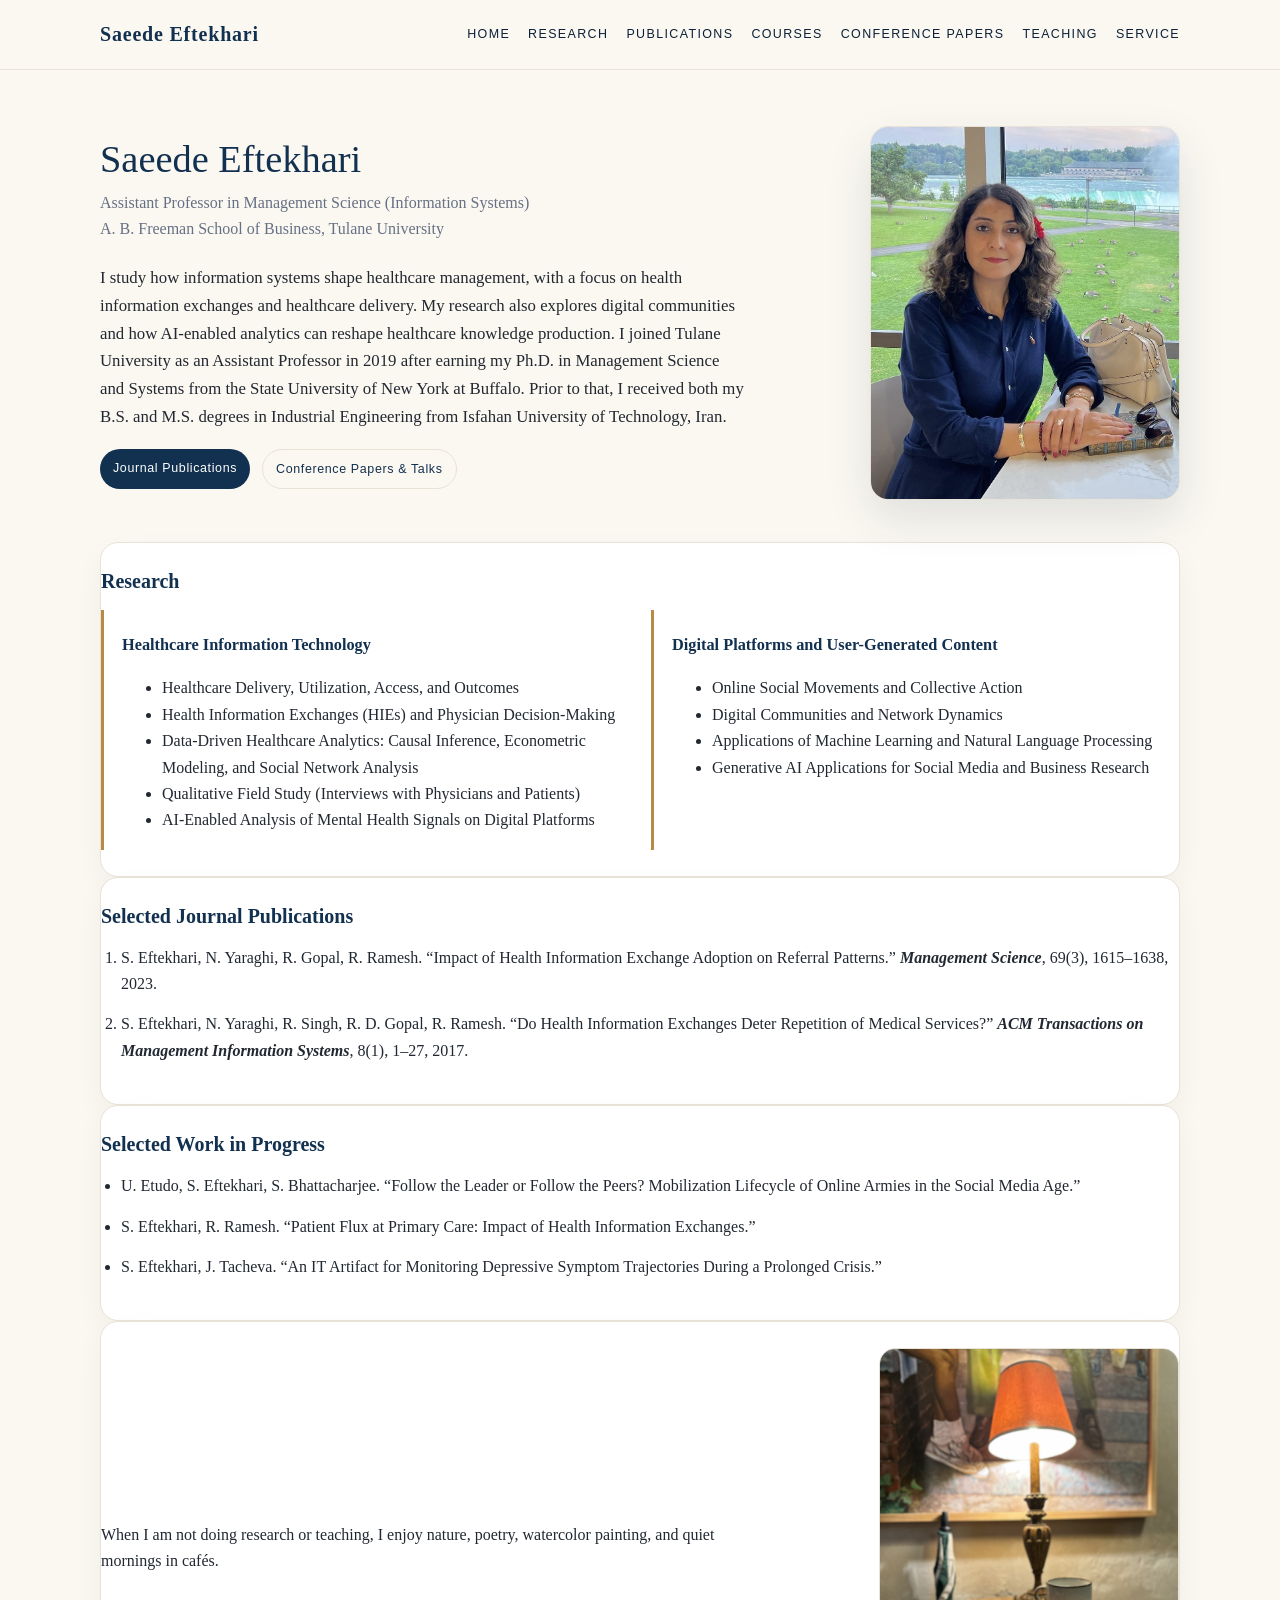
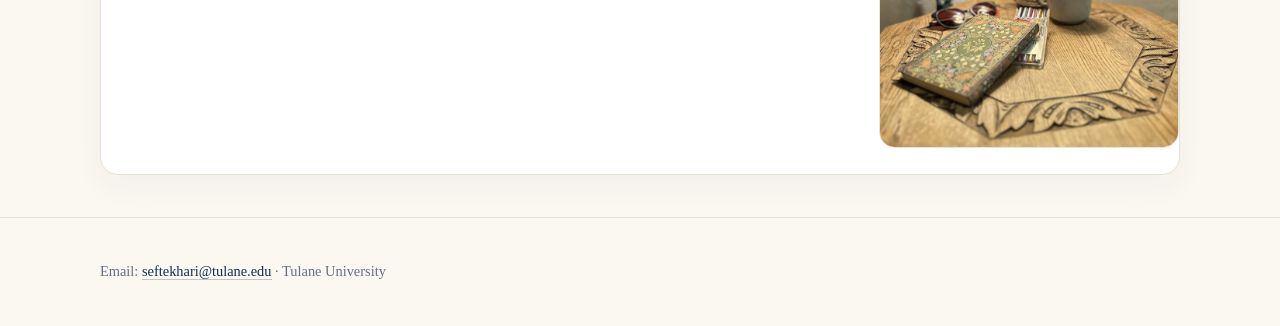
<file: index.html>
<!DOCTYPE html>
<html lang="en">
<head>
  <meta charset="UTF-8">
  <meta name="viewport" content="width=device-width, initial-scale=1.0">
  <title>Saeede Eftekhari</title>
  <link rel="stylesheet" href="style.css">
</head>
<body>
  <header class="site-header">
    <div class="container nav">
      <a class="brand" href="index.html">Saeede Eftekhari</a>
      <nav class="menu">
        <a href="index.html">Home</a>
        <a href="#research">Research</a>
        <a href="#publications">Publications</a>
        <a href="courses.html">Courses</a>
        <a href="conference-papers.html">Conference Papers</a>
        <a href="teaching.html">Teaching</a>
        <a href="service.html">Service</a>
      </nav>
    </div>
  </header>

  <main class="container">
    <section class="hero">
      <div class="hero-text">
        <h1>Saeede Eftekhari</h1>
        <p class="title">Assistant Professor in Management Science (Information Systems)<br>
        A. B. Freeman School of Business, Tulane University</p>

        <p class="lede">
         I study how information systems shape healthcare management, with a focus on health information exchanges and healthcare delivery. 
          My research also explores digital communities and how AI-enabled analytics can reshape healthcare knowledge production.
          I joined Tulane University as an Assistant Professor in 2019 after earning my Ph.D. in Management Science and Systems from the State University of New York at Buffalo.
          Prior to that, I received both my B.S. and M.S. degrees in Industrial Engineering from Isfahan University of Technology, Iran. 
        </p>

        <div class="button-row">
          <a class="button" href="#publications">Journal Publications</a>
          <a class="button secondary" href="conference-papers.html">Conference Papers & Talks</a>
        </div>
      </div>

      <img class="profile-photo" src="profile.jpg" alt="Portrait of Saeede Eftekhari">
    </section>

    <section id="research" class="section card">
      <h2>Research</h2>
          <div class="two-col">
        <div class="research-stream">
          <h3>Healthcare Information Technology</h3>
        <ul>
    <li>Healthcare Delivery, Utilization, Access, and Outcomes</li>
  <li>Health Information Exchanges (HIEs) and Physician Decision-Making</li>
  <li>Data-Driven Healthcare Analytics: Causal Inference, Econometric Modeling, and Social Network Analysis</li>
           <li> Qualitative Field Study (Interviews with Physicians and Patients)</li>
  <li>AI-Enabled Analysis of Mental Health Signals on Digital Platforms</li>
</ul>
        </div>

        <div class="research-stream">
          <h3>Digital Platforms and User-Generated Content</h3>
         <ul>
    <li>Online Social Movements and Collective Action</li>
  <li>Digital Communities and Network Dynamics</li>
  <li>Applications of Machine Learning and Natural Language Processing</li>
  <li>Generative AI Applications for Social Media and Business Research</li>
</ul>
        </div>
      </div>
    </section>

    <section id="publications" class="section card">
      <h2>Selected Journal Publications</h2>
      <ol class="pub-list">
        <li>
          S. Eftekhari, N. Yaraghi, R. Gopal, R. Ramesh. “Impact of Health Information
          Exchange Adoption on Referral Patterns.” <strong><em>Management Science</em></strong>, 69(3), 1615–1638, 2023.
        </li>
        <li>
          S. Eftekhari, N. Yaraghi, R. Singh, R. D. Gopal, R. Ramesh. “Do Health Information
          Exchanges Deter Repetition of Medical Services?” <strong><em>ACM Transactions on Management
          Information Systems</em></strong>, 8(1), 1–27, 2017.
        </li>
            </ol>
    </section>

    <section class="section card">
      <h2>Selected Work in Progress</h2>
      <ul class="simple-list">
        <li>
          U. Etudo, S. Eftekhari, S. Bhattacharjee. “Follow the Leader or Follow the Peers?
          Mobilization Lifecycle of Online Armies in the Social Media Age.”
        </li>
        <li>
          S. Eftekhari, R. Ramesh. “Patient Flux at Primary Care: Impact of Health Information Exchanges.”
        </li>
        <li>
          S. Eftekhari, J. Tacheva. “An IT Artifact for Monitoring Depressive Symptom
          Trajectories During a Prolonged Crisis.”
        </li>
      </ul>
    </section>

    <section class="section card personal-block">
      <div>
     
        <p> When I am not doing research or teaching, I enjoy nature, poetry, watercolor painting, and quiet mornings in cafés. </p>
      </div>
      <img class="cafe-photo" src="cafe.jpg" alt="Notebook, mug, and painting materials in a café">
    </section>
  </main>

  <footer class="footer">
    <div class="container">
      <p>Email: <a href="mailto:seftekhari@tulane.edu">seftekhari@tulane.edu</a> · Tulane University</p>
    </div>
  </footer>
</body>
</html>
</file>
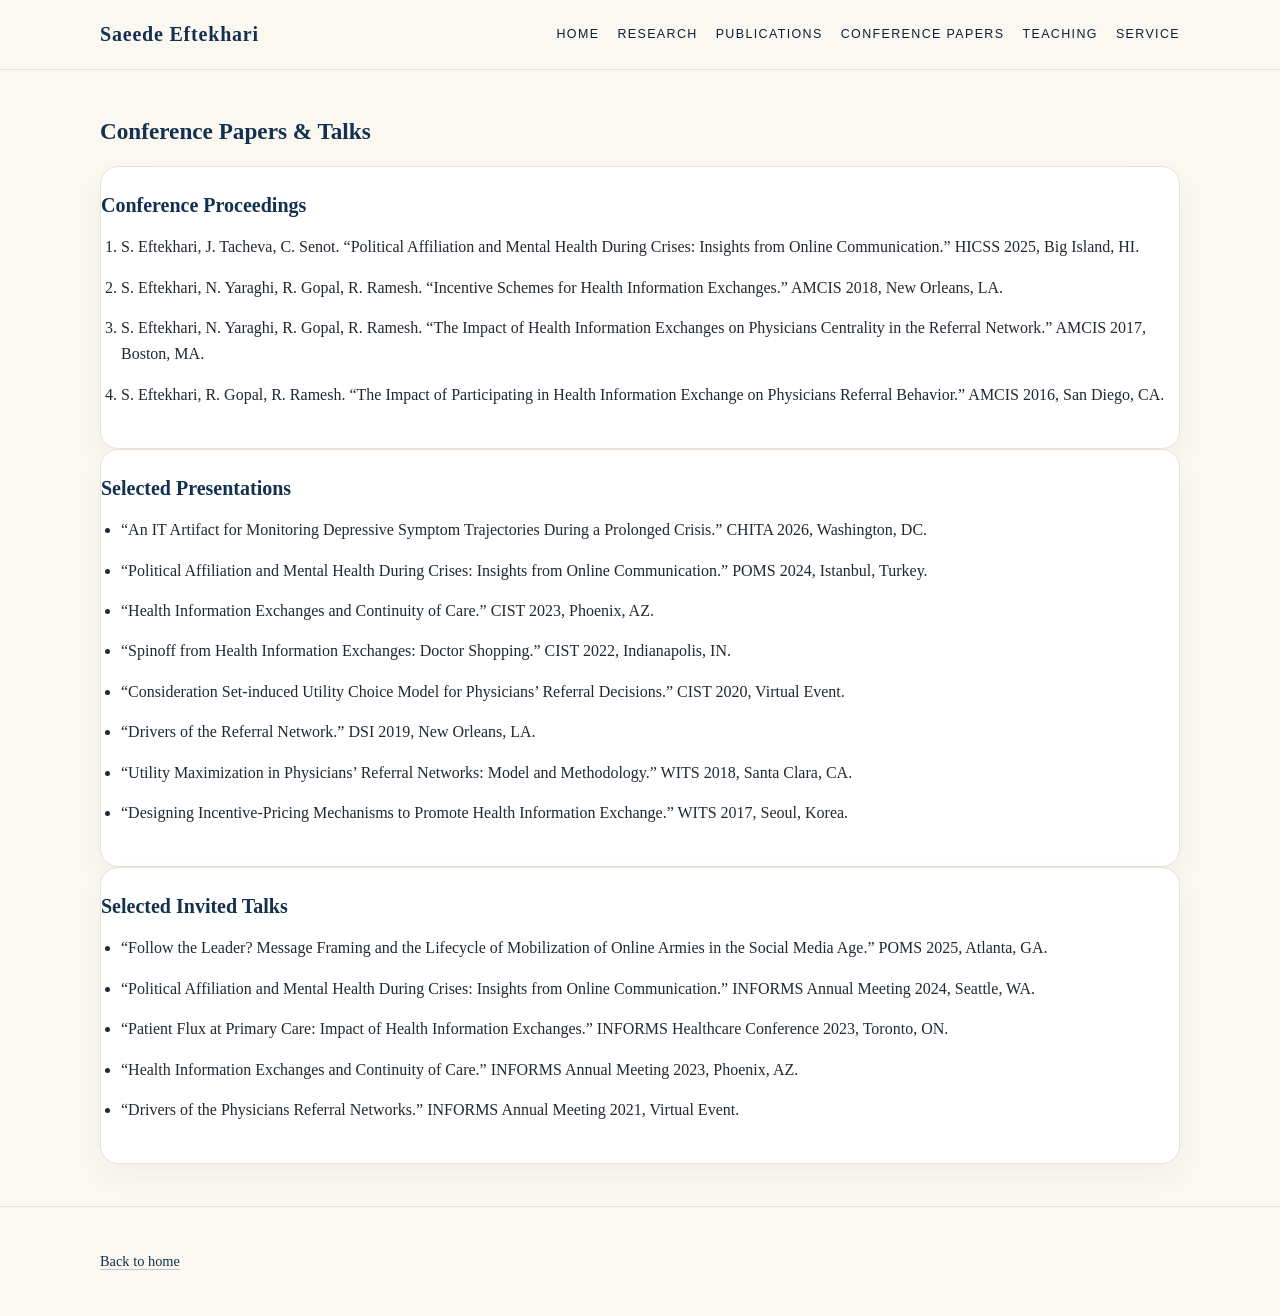
<file: conference-papers.html>
<!DOCTYPE html>
<html lang="en">
<head>
  <meta charset="UTF-8">
  <meta name="viewport" content="width=device-width, initial-scale=1.0">
  <title>Conference Papers & Talks | Saeede Eftekhari</title>
  <link rel="stylesheet" href="style.css">
</head>
<body>
  <header class="site-header">
    <div class="container nav">
      <a class="brand" href="index.html">Saeede Eftekhari</a>
      <nav class="menu">
        <a href="index.html">Home</a>
        <a href="index.html#research">Research</a>
        <a href="index.html#publications">Publications</a>
        <a href="conference-papers.html">Conference Papers</a>
        <a href="teaching.html">Teaching</a>
        <a href="service.html">Service</a>
      </nav>
    </div>
  </header>

  <main class="container">
    <section class="page-title">
      <h1>Conference Papers & Talks</h1>
    </section>

    <section class="section card">
      <h2>Conference Proceedings</h2>
      <ol class="pub-list">
        <li>S. Eftekhari, J. Tacheva, C. Senot. “Political Affiliation and Mental Health During Crises: Insights from Online Communication.” HICSS 2025, Big Island, HI.</li>
        <li>S. Eftekhari, N. Yaraghi, R. Gopal, R. Ramesh. “Incentive Schemes for Health Information Exchanges.” AMCIS 2018, New Orleans, LA.</li>
        <li>S. Eftekhari, N. Yaraghi, R. Gopal, R. Ramesh. “The Impact of Health Information Exchanges on Physicians Centrality in the Referral Network.” AMCIS 2017, Boston, MA.</li>
        <li>S. Eftekhari, R. Gopal, R. Ramesh. “The Impact of Participating in Health Information Exchange on Physicians Referral Behavior.” AMCIS 2016, San Diego, CA.</li>
      </ol>
    </section>

    <section class="section card">
      <h2>Selected Presentations</h2>
      <ul class="simple-list">
        <li>“An IT Artifact for Monitoring Depressive Symptom Trajectories During a Prolonged Crisis.” CHITA 2026, Washington, DC.</li>
        <li>“Political Affiliation and Mental Health During Crises: Insights from Online Communication.” POMS 2024, Istanbul, Turkey.</li>
        <li>“Health Information Exchanges and Continuity of Care.” CIST 2023, Phoenix, AZ.</li>
        <li>“Spinoff from Health Information Exchanges: Doctor Shopping.” CIST 2022, Indianapolis, IN.</li>
        <li>“Consideration Set-induced Utility Choice Model for Physicians’ Referral Decisions.” CIST 2020, Virtual Event.</li>
        <li>“Drivers of the Referral Network.” DSI 2019, New Orleans, LA.</li>
        <li>“Utility Maximization in Physicians’ Referral Networks: Model and Methodology.” WITS 2018, Santa Clara, CA.</li>
        <li>“Designing Incentive-Pricing Mechanisms to Promote Health Information Exchange.” WITS 2017, Seoul, Korea.</li>
      </ul>
    </section>
    <section class="section card">
  <h2>Selected Invited Talks</h2>
  <ul class="simple-list">
    <li>
      “Follow the Leader? Message Framing and the Lifecycle of Mobilization of Online Armies in the Social Media Age.” 
      POMS 2025, Atlanta, GA.
    </li>

    <li>
      “Political Affiliation and Mental Health During Crises: Insights from Online Communication.” 
      INFORMS Annual Meeting 2024, Seattle, WA.
    </li>

    <li>
      “Patient Flux at Primary Care: Impact of Health Information Exchanges.” 
      INFORMS Healthcare Conference 2023, Toronto, ON.
    </li>

    <li>
      “Health Information Exchanges and Continuity of Care.” 
      INFORMS Annual Meeting 2023, Phoenix, AZ.
    </li>

    <li>
      “Drivers of the Physicians Referral Networks.” 
      INFORMS Annual Meeting 2021, Virtual Event.
    </li>
  </ul>
</section>
  </main>

  <footer class="footer"><div class="container"><p><a href="index.html">Back to home</a></p></div></footer>
</body>
</html>
</file>
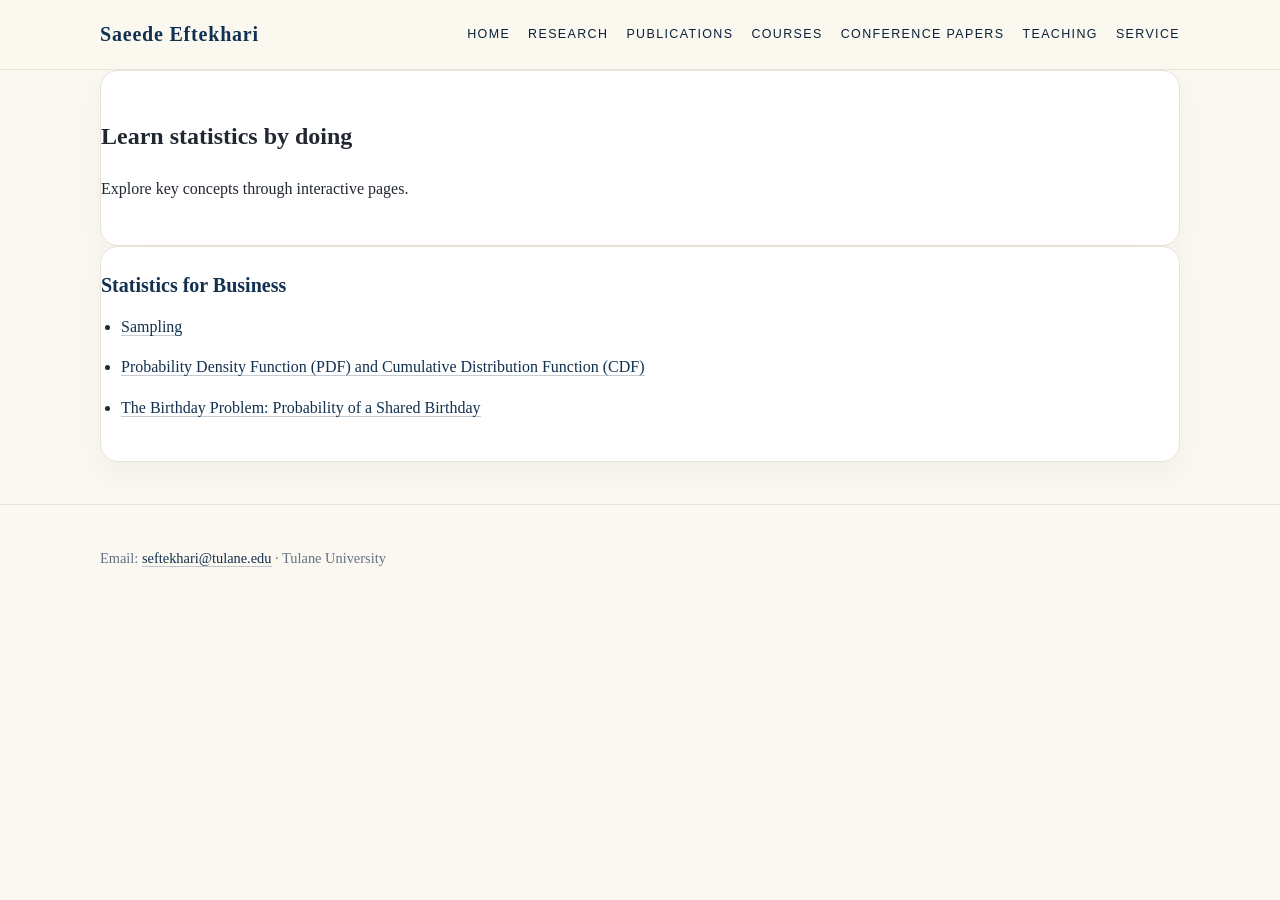
<file: courses.html>
<!DOCTYPE html>
<html lang="en">
<head>
  <meta charset="UTF-8">
  <meta name="viewport" content="width=device-width, initial-scale=1.0">
  <title>Courses | Saeede Eftekhari</title>
  <link rel="stylesheet" href="style.css">
</head>
<body>
  <header class="site-header">
    <div class="container nav">
      <a class="brand" href="index.html">Saeede Eftekhari</a>
      <nav class="menu">
        <a href="index.html">Home</a>
        <a href="index.html#research">Research</a>
        <a href="index.html#publications">Publications</a>
        <a href="courses.html">Courses</a>
        <a href="conference-papers.html">Conference Papers</a>
        <a href="teaching.html">Teaching</a>
        <a href="service.html">Service</a>
      </nav>
    </div>
  </header>

  <main class="container">
    <section class="section card">
      <h1>Learn statistics by doing</h1>
      <p>Explore key concepts through interactive pages.</p>
    </section>

    <!-- ===================== COURSE 1 ===================== -->
       <section class="section card course-card">
      <h2>Statistics for Business</h2>
      <ul class="simple-list">
        <li>
          <a href="https://saeede-eftekhari.github.io/Sampling/" target="_blank">
            Sampling
          </a>
        </li>
        <li>
          <a href="https://saeede-eftekhari.github.io/PDF-CDF/" target="_blank">
           Probability Density Function (PDF) and Cumulative Distribution Function (CDF)
          </a>
        </li>
        <li>
          <a href="https://saeede-eftekhari.github.io/Birthday-match/" target="_blank">
            The Birthday Problem: Probability of a Shared Birthday
          </a>
        </li>
      </ul>
    </section>


      <!-- HIDDEN FOR NOW: COURSE 2
    <section class="section card course-card">
      <h2>COURSE 2 NAME</h2>
      <ul class="simple-list">
        <li>
          <a href="https://saeede-eftekhari.github.io/REPO-NAME/" target="_blank">
            MATERIAL TITLE
          </a>
        </li>
      </ul>
    </section>
    -->

    <!-- HIDDEN FOR NOW: COURSE 3
    <section class="section card course-card">
      <h2>COURSE 3 NAME</h2>
      <ul class="simple-list">
        <li>
          <a href="https://saeede-eftekhari.github.io/REPO-NAME/" target="_blank">
            MATERIAL TITLE
          </a>
        </li>
      </ul>
    </section>
    -->

    <!-- SAVED FOR FUTURE USE (hidden from the webpage):

    <section class="section card course-card">
      <h2>MGSC 3010: Introduction to Business Analytics</h2>

      <div class="course-topic">
        <h3>Decision Analysis</h3>
        <ul class="simple-list">
          <li>
            <a href="https://saeede-eftekhari.github.io/Decision-making/" target="_blank">
              Decision Making Under Uncertainty
            </a>
          </li>
          <li>
            <a href="https://saeede-eftekhari.github.io/Expected-Value/" target="_blank">
              Expected Value Explorer
            </a>
          </li>
        </ul>
      </div>
    </section>
    -->

  </main>

  <footer class="footer">
    <div class="container">
      <p>Email: <a href="mailto:seftekhari@tulane.edu">seftekhari@tulane.edu</a> · Tulane University</p>
    </div>
  </footer>
</body>
</html>
</file>
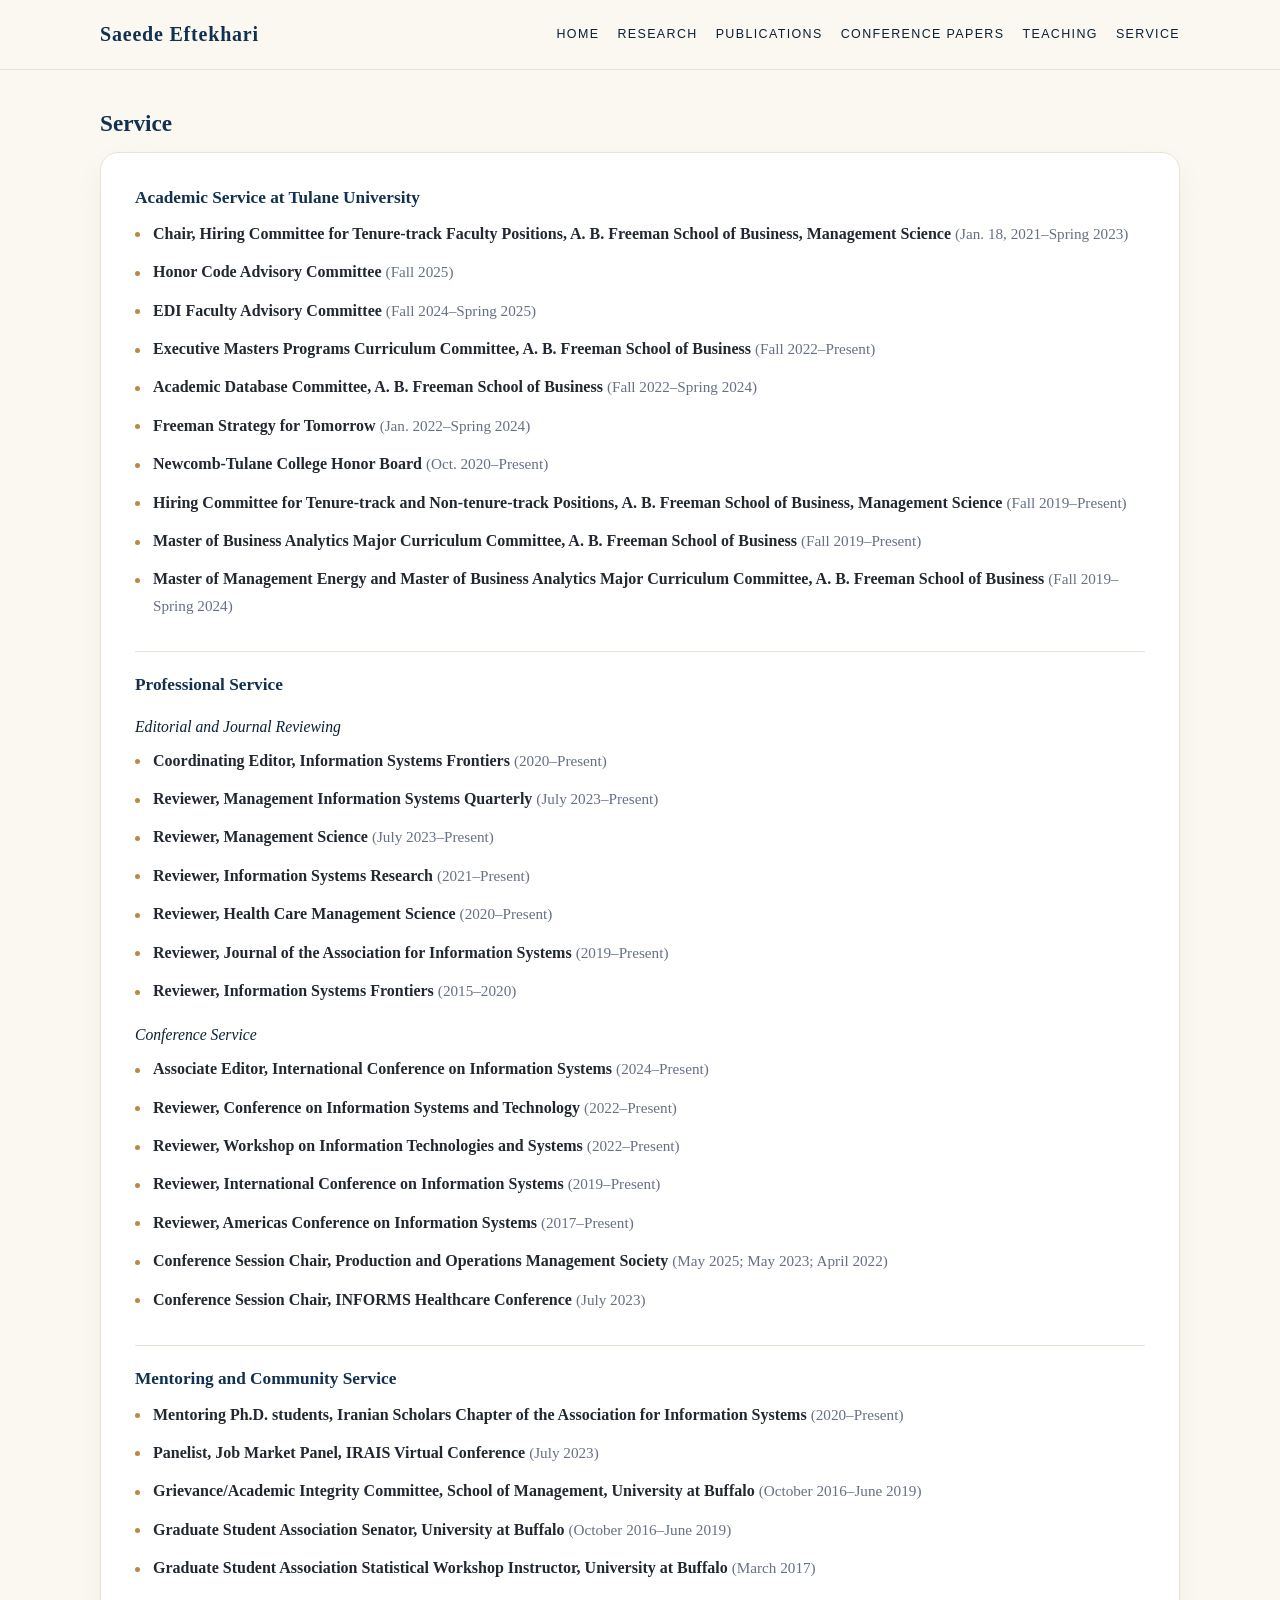
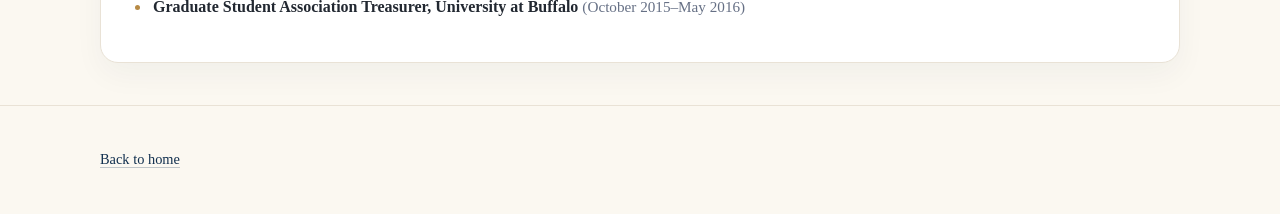
<file: service.html>
<!DOCTYPE html>
<html lang="en">
<head>
  <meta charset="UTF-8">
  <meta name="viewport" content="width=device-width, initial-scale=1.0">
  <title>Service | Saeede Eftekhari</title>
  <link rel="stylesheet" href="style.css">
</head>
<body>
  <header class="site-header">
    <div class="container nav">
      <a class="brand" href="index.html">Saeede Eftekhari</a>
      <nav class="menu">
        <a href="index.html">Home</a>
        <a href="index.html#research">Research</a>
        <a href="index.html#publications">Publications</a>
        <a href="conference-papers.html">Conference Papers</a>
        <a href="teaching.html">Teaching</a>
        <a href="service.html">Service</a>
      </nav>
    </div>
  </header>

  <main class="container">
    <section class="page-title compact-title">
      <h1>Service</h1>
    </section>

    <section class="section card page-card">
      <div class="group-block">
        <h2>Academic Service at Tulane University</h2>
        <ul class="clean-list">
          <li><strong>Chair, Hiring Committee for Tenure-track Faculty Positions, A. B. Freeman School of Business, Management Science</strong> <span class="date-inline">(Jan. 18, 2021–Spring 2023)</span></li>
          <li><strong>Honor Code Advisory Committee</strong> <span class="date-inline">(Fall 2025)</span></li>
          <li><strong>EDI Faculty Advisory Committee</strong> <span class="date-inline">(Fall 2024–Spring 2025)</span></li>
          <li><strong>Executive Masters Programs Curriculum Committee, A. B. Freeman School of Business</strong> <span class="date-inline">(Fall 2022–Present)</span></li>
          <li><strong>Academic Database Committee, A. B. Freeman School of Business</strong> <span class="date-inline">(Fall 2022–Spring 2024)</span></li>
          <li><strong>Freeman Strategy for Tomorrow</strong> <span class="date-inline">(Jan. 2022–Spring 2024)</span></li>
          <li><strong>Newcomb-Tulane College Honor Board</strong> <span class="date-inline">(Oct. 2020–Present)</span></li>
          <li><strong>Hiring Committee for Tenure-track and Non-tenure-track Positions, A. B. Freeman School of Business, Management Science</strong> <span class="date-inline">(Fall 2019–Present)</span></li>
          <li><strong>Master of Business Analytics Major Curriculum Committee, A. B. Freeman School of Business</strong> <span class="date-inline">(Fall 2019–Present)</span></li>
          <li><strong>Master of Management Energy and Master of Business Analytics Major Curriculum Committee, A. B. Freeman School of Business</strong> <span class="date-inline">(Fall 2019–Spring 2024)</span></li>
        </ul>
      </div>

      <div class="group-block">
        <h2>Professional Service</h2>
        <h3>Editorial and Journal Reviewing</h3>
        <ul class="clean-list">
          <li><strong>Coordinating Editor, Information Systems Frontiers</strong> <span class="date-inline">(2020–Present)</span></li>
          <li><strong>Reviewer, Management Information Systems Quarterly</strong> <span class="date-inline">(July 2023–Present)</span></li>
          <li><strong>Reviewer, Management Science</strong> <span class="date-inline">(July 2023–Present)</span></li>
          <li><strong>Reviewer, Information Systems Research</strong> <span class="date-inline">(2021–Present)</span></li>
          <li><strong>Reviewer, Health Care Management Science</strong> <span class="date-inline">(2020–Present)</span></li>
          <li><strong>Reviewer, Journal of the Association for Information Systems</strong> <span class="date-inline">(2019–Present)</span></li>
          <li><strong>Reviewer, Information Systems Frontiers</strong> <span class="date-inline">(2015–2020)</span></li>
        </ul>

        <h3>Conference Service</h3>
        <ul class="clean-list">
          <li><strong>Associate Editor, International Conference on Information Systems</strong> <span class="date-inline">(2024–Present)</span></li>
          <li><strong>Reviewer, Conference on Information Systems and Technology</strong> <span class="date-inline">(2022–Present)</span></li>
          <li><strong>Reviewer, Workshop on Information Technologies and Systems</strong> <span class="date-inline">(2022–Present)</span></li>
          <li><strong>Reviewer, International Conference on Information Systems</strong> <span class="date-inline">(2019–Present)</span></li>
          <li><strong>Reviewer, Americas Conference on Information Systems</strong> <span class="date-inline">(2017–Present)</span></li>
          <li><strong>Conference Session Chair, Production and Operations Management Society</strong> <span class="date-inline">(May 2025; May 2023; April 2022)</span></li>
          <li><strong>Conference Session Chair, INFORMS Healthcare Conference</strong> <span class="date-inline">(July 2023)</span></li>
        </ul>
      </div>

      <div class="group-block">
        <h2>Mentoring and Community Service</h2>
        <ul class="clean-list">
          <li><strong>Mentoring Ph.D. students, Iranian Scholars Chapter of the Association for Information Systems</strong> <span class="date-inline">(2020–Present)</span></li>
          <li><strong>Panelist, Job Market Panel, IRAIS Virtual Conference</strong> <span class="date-inline">(July 2023)</span></li>
          <li><strong>Grievance/Academic Integrity Committee, School of Management, University at Buffalo</strong> <span class="date-inline">(October 2016–June 2019)</span></li>
          <li><strong>Graduate Student Association Senator, University at Buffalo</strong> <span class="date-inline">(October 2016–June 2019)</span></li>
          <li><strong>Graduate Student Association Statistical Workshop Instructor, University at Buffalo</strong> <span class="date-inline">(March 2017)</span></li>
          <li><strong>Graduate Student Association Treasurer, University at Buffalo</strong> <span class="date-inline">(October 2015–May 2016)</span></li>
        </ul>
      </div>
    </section>
  </main>

  <footer class="footer"><div class="container"><p><a href="index.html">Back to home</a></p></div></footer>
</body>
</html>
</file>
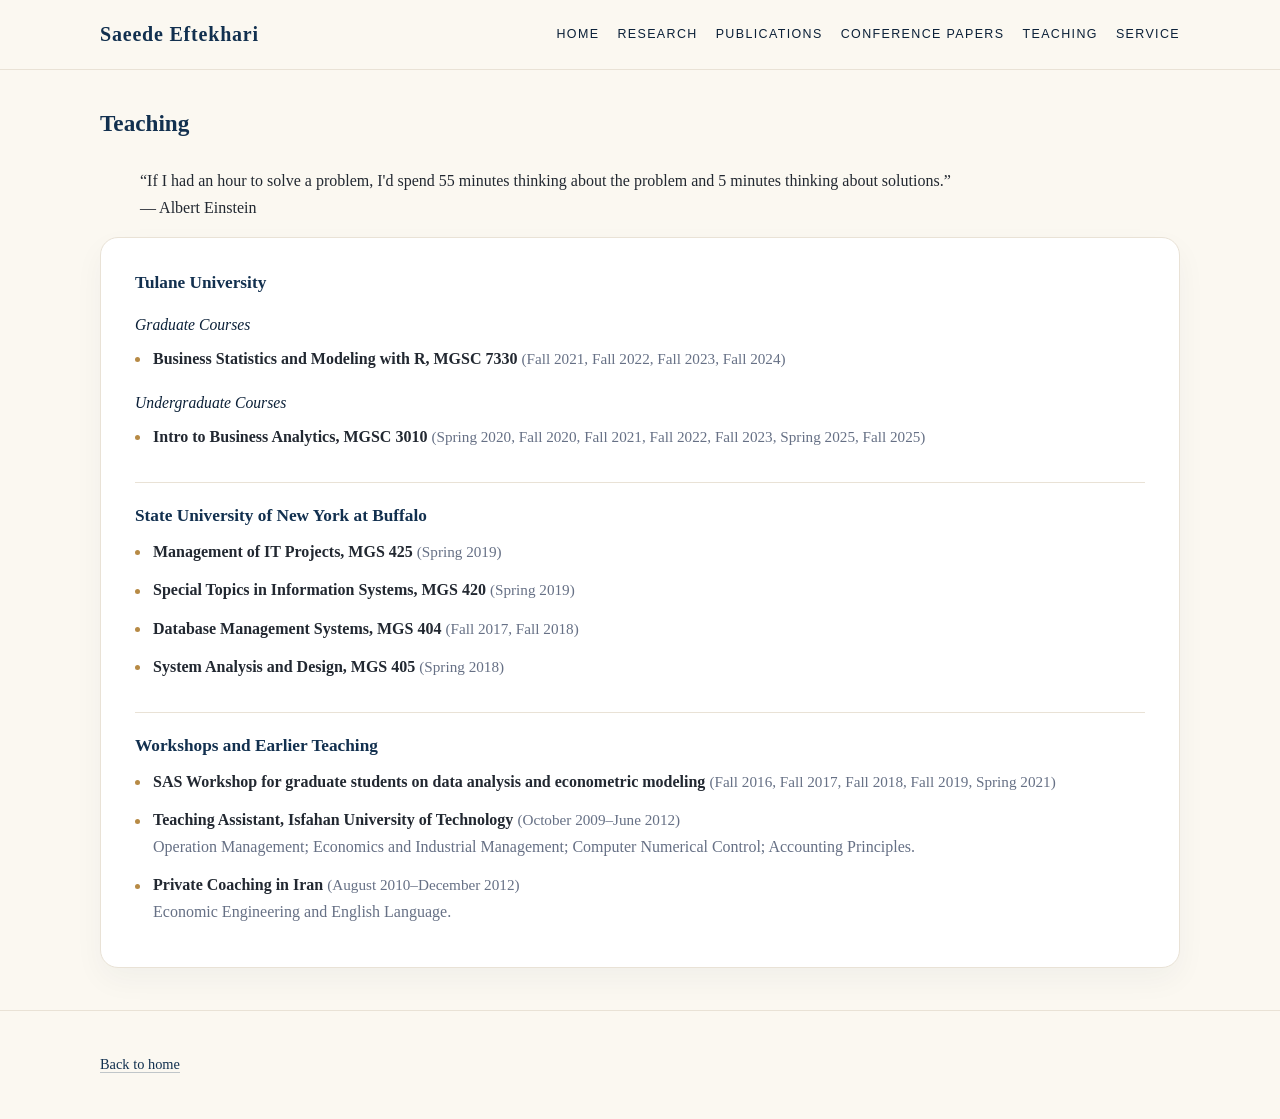
<file: teaching.html>
<!DOCTYPE html>
<html lang="en">
<head>
  <meta charset="UTF-8">
  <meta name="viewport" content="width=device-width, initial-scale=1.0">
  <title>Teaching | Saeede Eftekhari</title>
  <link rel="stylesheet" href="style.css">
</head>
<body>
  <header class="site-header">
    <div class="container nav">
      <a class="brand" href="index.html">Saeede Eftekhari</a>
      <nav class="menu">
        <a href="index.html">Home</a>
        <a href="index.html#research">Research</a>
        <a href="index.html#publications">Publications</a>
        <a href="conference-papers.html">Conference Papers</a>
        <a href="teaching.html">Teaching</a>
        <a href="service.html">Service</a>
      </nav>
    </div>
  </header>

  <main class="container">
    <section class="page-title compact-title">
      <h1>Teaching</h1>
    </section>
<blockquote class="teaching-quote">
  “If I had an hour to solve a problem, I'd spend 55 minutes thinking about the problem and 5 minutes thinking about solutions.”
  <footer>— Albert Einstein</footer>
</blockquote>
    <section class="section card page-card">
      <div class="group-block">
        <h2>Tulane University</h2>
        <h3>Graduate Courses</h3>
        <ul class="clean-list">
          <li><strong>Business Statistics and Modeling with R, MGSC 7330</strong> <span class="date-inline">(Fall 2021, Fall 2022, Fall 2023, Fall 2024)</span></li>
        </ul>

        <h3>Undergraduate Courses</h3>
        <ul class="clean-list">
          <li><strong>Intro to Business Analytics, MGSC 3010</strong> <span class="date-inline">(Spring 2020, Fall 2020, Fall 2021, Fall 2022, Fall 2023, Spring 2025, Fall 2025)</span></li>
        </ul>
      </div>

      <div class="group-block">
        <h2>State University of New York at Buffalo</h2>
        <ul class="clean-list">
          <li><strong>Management of IT Projects, MGS 425</strong> <span class="date-inline">(Spring 2019)</span></li>
          <li><strong>Special Topics in Information Systems, MGS 420</strong> <span class="date-inline">(Spring 2019)</span></li>
          <li><strong>Database Management Systems, MGS 404</strong> <span class="date-inline">(Fall 2017, Fall 2018)</span></li>
          <li><strong>System Analysis and Design, MGS 405</strong> <span class="date-inline">(Spring 2018)</span></li>
        </ul>
      </div>

      <div class="group-block">
        <h2>Workshops and Earlier Teaching</h2>
        <ul class="clean-list">
          <li><strong>SAS Workshop for graduate students on data analysis and econometric modeling</strong> <span class="date-inline">(Fall 2016, Fall 2017, Fall 2018, Fall 2019, Spring 2021)</span></li>
          <li><strong>Teaching Assistant, Isfahan University of Technology</strong> <span class="date-inline">(October 2009–June 2012)</span><br><span class="subtle">Operation Management; Economics and Industrial Management; Computer Numerical Control; Accounting Principles.</span></li>
          <li><strong>Private Coaching in Iran</strong> <span class="date-inline">(August 2010–December 2012)</span><br><span class="subtle">Economic Engineering and English Language.</span></li>
        </ul>
      </div>
    </section>
  </main>

  <footer class="footer"><div class="container"><p><a href="index.html">Back to home</a></p></div></footer>
</body>
</html>
</file>
<file: style.css>
:root {
  --navy: #12304f;
  --navy-dark: #0b2038;
  --gold: #b78a45;
  --cream: #fbf8f1;
  --paper: #ffffff;
  --ink: #222831;
  --muted: #667085;
  --line: #e9e2d6;
}

* { box-sizing: border-box; }

body {
  margin: 0;
  font-family: Georgia, "Times New Roman", serif;
  color: var(--ink);
  background: var(--cream);
  line-height: 1.65;
}

a {
  color: var(--navy);
  text-decoration: none;
  border-bottom: 1px solid rgba(18, 48, 79, 0.25);
}

a:hover { border-bottom-color: var(--gold); }

.container {
  width: min(1080px, 92%);
  margin: 0 auto;
}

.site-header {
  background: rgba(251, 248, 241, 0.96);
  border-bottom: 1px solid var(--line);
  position: sticky;
  top: 0;
  z-index: 10;
}

.nav {
  display: flex;
  justify-content: space-between;
  align-items: center;
  padding: 18px 0;
  gap: 18px;
}

.brand {
  color: var(--navy);
  font-size: 1.25rem;
  letter-spacing: 0.04em;
  font-weight: 600;
  border: 0;
}

.menu {
  display: flex;
  flex-wrap: wrap;
  gap: 18px;
  font-family: Arial, sans-serif;
  font-size: 0.78rem;
  letter-spacing: 0.11em;
  text-transform: uppercase;
}

.menu a {
  border: 0;
  color: var(--navy-dark);
}

.hero {
  display: grid;
  grid-template-columns: 1.25fr 0.75fr;
  gap: 44px;
  align-items: center;
  padding: 56px 0 42px;
}

.hero-text h1 {
  margin: 0 0 8px;
  color: var(--navy);
  font-size: clamp(1.65rem, 3vw, 2.45rem);
  line-height: 1.15;
  font-weight: 500;
}

.title {
  margin: 0 0 22px;
  color: var(--muted);
  font-size: 1rem;
}

.lede {
  font-size: 1.05rem;
  max-width: 720px;
}

.profile-photo {
  width: 100%;
  max-width: 310px;
  display: block;
  margin-left: auto;
  border-radius: 18px;
  border: 1px solid var(--line);
  box-shadow: 0 18px 45px rgba(18, 48, 79, 0.12);
}

.card {
  background: var(--paper);
  border: 1px solid var(--line);
  border-radius: 18px;
  padding: 28px;
  box-shadow: 0 12px 30px rgba(18, 48, 79, 0.045);
}

.section {
  padding: 26px 0;
}

h2 {
  color: var(--navy);
  font-size: 1.25rem;
  line-height: 1.25;
  margin: 0 0 16px;
  font-weight: 600;
}

h3 {
  color: var(--navy);
  font-size: 1.02rem;
  margin: 22px 0 8px;
}

.two-col {
  display: grid;
  grid-template-columns: 1fr 1fr;
  gap: 22px;
}

.research-stream {
  border-left: 3px solid var(--gold);
  padding-left: 18px;
}

.pub-list, .simple-list {
  padding-left: 20px;
  margin: 0;
}

.pub-list li, .simple-list li {
  margin-bottom: 14px;
}

.note {
  color: var(--muted);
  font-size: 0.95rem;
}

.personal-block {
  display: grid;
  grid-template-columns: 1.2fr 0.8fr;
  gap: 28px;
  align-items: center;
}

.cafe-photo {
  width: 100%;
  max-width: 300px;
  display: block;
  margin-left: auto;
  border-radius: 16px;
  border: 1px solid var(--line);
}

.button-row {
  display: flex;
  flex-wrap: wrap;
  gap: 12px;
  margin-top: 18px;
}

.button {
  display: inline-block;
  padding: 9px 13px;
  background: var(--navy);
  color: #fff;
  border: 0;
  border-radius: 999px;
  font-family: Arial, sans-serif;
  font-size: 0.78rem;
  letter-spacing: 0.05em;
}

.button.secondary {
  background: transparent;
  color: var(--navy);
  border: 1px solid var(--line);
}

.footer {
  margin-top: 42px;
  padding: 28px 0;
  border-top: 1px solid var(--line);
  color: var(--muted);
  font-size: 0.9rem;
}

.page-title {
  padding: 42px 0 16px;
}

.page-title h1 {
  color: var(--navy);
  font-size: 1.45rem;
  margin: 0;
  font-weight: 600;
}

@media (max-width: 800px) {
  .hero, .two-col, .personal-block {
    grid-template-columns: 1fr;
  }

  .profile-photo, .cafe-photo {
    margin: 0;
    max-width: 100%;
  }

  .nav {
    align-items: flex-start;
    flex-direction: column;
  }
}


/* Refined list pages: teaching and service */
.compact-title {
  padding: 34px 0 10px;
}

.page-card {
  padding: 30px 34px;
}

.group-block {
  padding: 4px 0 20px;
  margin-bottom: 18px;
  border-bottom: 1px solid var(--line);
}

.group-block:last-child {
  border-bottom: 0;
  margin-bottom: 0;
  padding-bottom: 0;
}

.group-block h2 {
  margin-top: 0;
  margin-bottom: 12px;
  font-size: 1.08rem;
}

.group-block h3 {
  margin: 18px 0 8px;
  font-size: 0.98rem;
  color: var(--navy-dark);
  font-style: italic;
  font-weight: 500;
}

.clean-list {
  list-style: none;
  padding-left: 0;
  margin: 0;
}

.clean-list li {
  position: relative;
  padding-left: 18px;
  margin-bottom: 12px;
}

.clean-list li::before {
  content: "";
  position: absolute;
  left: 0;
  top: 0.72em;
  width: 5px;
  height: 5px;
  border-radius: 50%;
  background: var(--gold);
}

.date-inline {
  color: var(--muted);
  font-size: 0.95em;
  white-space: normal;
}

.subtle {
  color: var(--muted);
}
</file>
